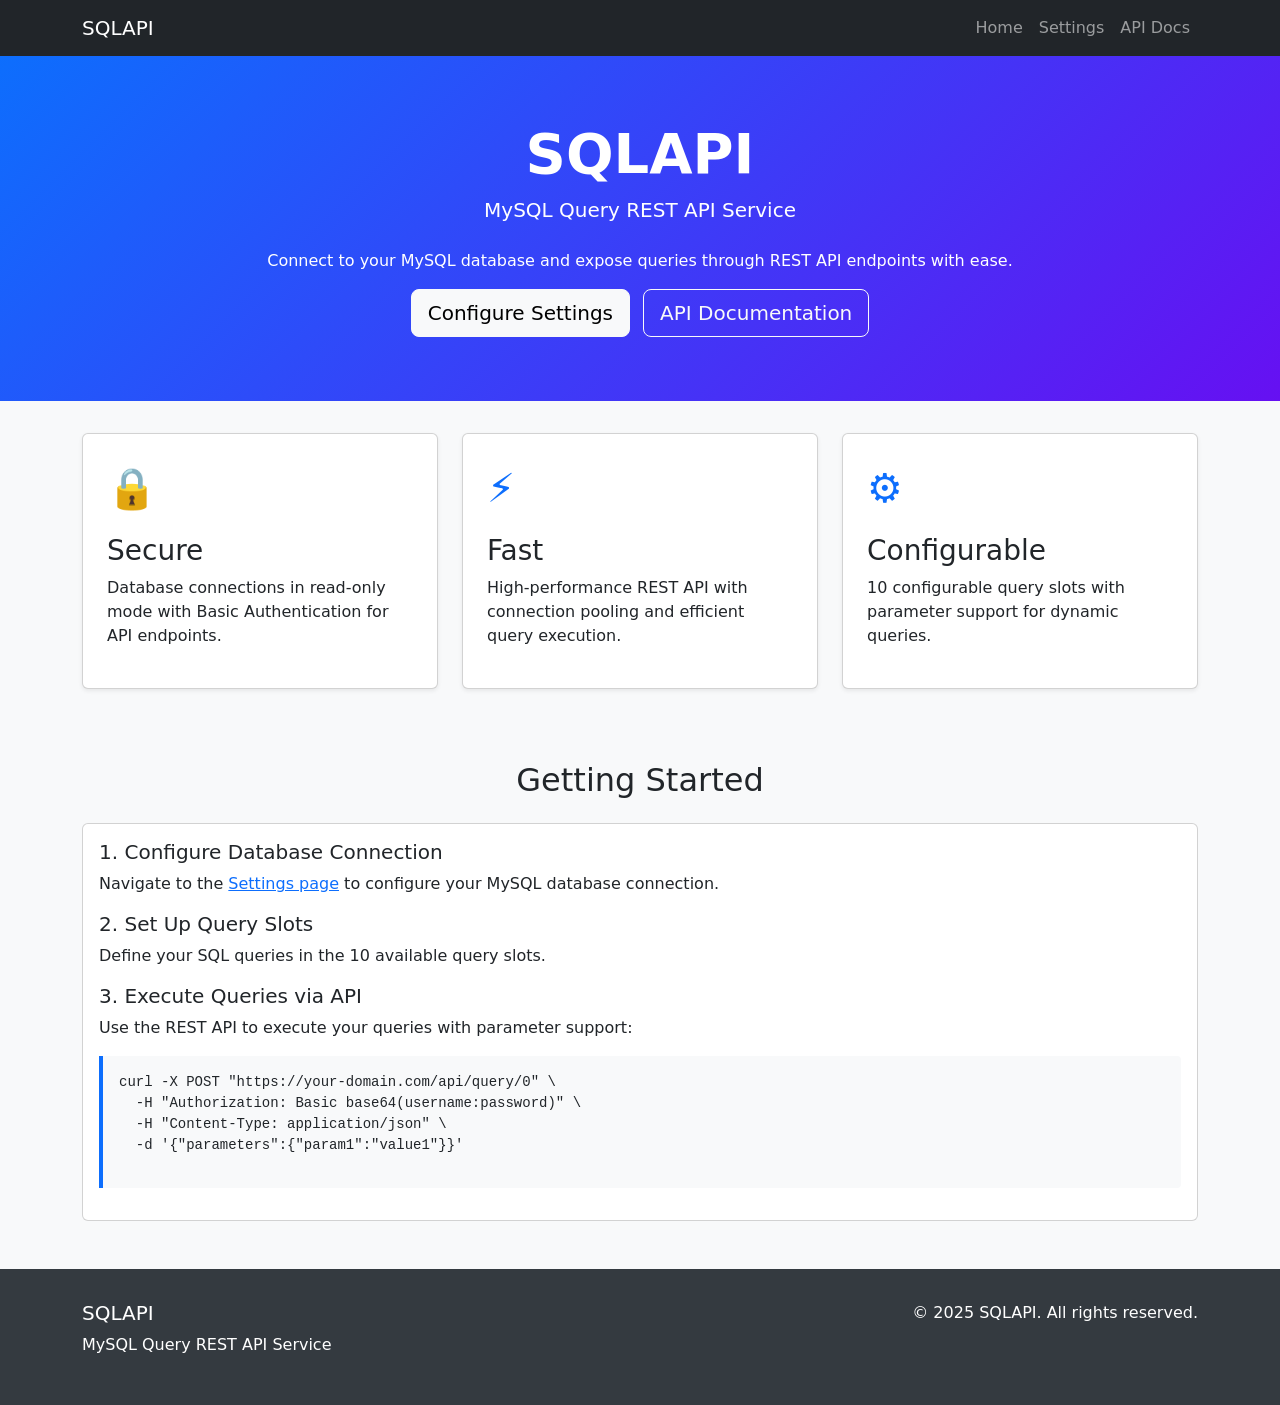
<file: wwwroot/index.html>
<!DOCTYPE html>
<html lang="en">
<head>
    <meta charset="UTF-8">
    <meta name="viewport" content="width=device-width, initial-scale=1.0">
    <title>SQLAPI - MySQL Query REST API Service</title>
    <link rel="stylesheet" href="https://cdn.jsdelivr.net/npm/bootstrap@5.3.0/dist/css/bootstrap.min.css">
    <style>
        body {
            background-color: #f8f9fa;
        }
        .hero {
            background: linear-gradient(135deg, #0d6efd, #6610f2);
            color: white;
            padding: 4rem 0;
            margin-bottom: 2rem;
        }
        .feature-card {
            transition: transform 0.3s;
            height: 100%;
        }
        .feature-card:hover {
            transform: translateY(-5px);
        }
        .feature-icon {
            font-size: 2.5rem;
            margin-bottom: 1rem;
            color: #0d6efd;
        }
        .code-block {
            background-color: #f8f9fa;
            border-left: 4px solid #0d6efd;
            padding: 1rem;
            margin: 1rem 0;
            border-radius: 0 4px 4px 0;
        }
        footer {
            background-color: #343a40;
            color: #fff;
            padding: 2rem 0;
            margin-top: 2rem;
        }
    </style>
</head>
<body>
    <!-- Navigation -->
    <nav class="navbar navbar-expand-lg navbar-dark bg-dark">
        <div class="container">
            <a class="navbar-brand" href="#">SQLAPI</a>
            <button class="navbar-toggler" type="button" data-bs-toggle="collapse" data-bs-target="#navbarNav">
                <span class="navbar-toggler-icon"></span>
            </button>
            <div class="collapse navbar-collapse" id="navbarNav">
                <ul class="navbar-nav ms-auto">
                    <li class="nav-item">
                        <a class="nav-link" href="/">Home</a>
                    </li>
                    <li class="nav-item">
                        <a class="nav-link" href="/settings.html">Settings</a>
                    </li>
                    <li class="nav-item">
                        <a class="nav-link" href="/swagger">API Docs</a>
                    </li>
                </ul>
            </div>
        </div>
    </nav>

    <!-- Hero Section -->
    <section class="hero">
        <div class="container text-center">
            <h1 class="display-4 fw-bold">SQLAPI</h1>
            <p class="lead">MySQL Query REST API Service</p>
            <p class="mt-4">Connect to your MySQL database and expose queries through REST API endpoints with ease.</p>
            <a href="/settings.html" class="btn btn-light btn-lg me-2">Configure Settings</a>
            <a href="/swagger" class="btn btn-outline-light btn-lg">API Documentation</a>
        </div>
    </section>

    <!-- Features Section -->
    <section class="container mb-5">
        <div class="row">
            <div class="col-md-4 mb-4">
                <div class="card feature-card shadow-sm p-4">
                    <div class="feature-icon">🔒</div>
                    <h3>Secure</h3>
                    <p>Database connections in read-only mode with Basic Authentication for API endpoints.</p>
                </div>
            </div>
            <div class="col-md-4 mb-4">
                <div class="card feature-card shadow-sm p-4">
                    <div class="feature-icon">⚡</div>
                    <h3>Fast</h3>
                    <p>High-performance REST API with connection pooling and efficient query execution.</p>
                </div>
            </div>
            <div class="col-md-4 mb-4">
                <div class="card feature-card shadow-sm p-4">
                    <div class="feature-icon">⚙️</div>
                    <h3>Configurable</h3>
                    <p>10 configurable query slots with parameter support for dynamic queries.</p>
                </div>
            </div>
        </div>
    </section>

    <!-- API Usage Section -->
    <section class="container mb-5">
        <div class="row">
            <div class="col-md-12">
                <h2 class="text-center mb-4">Getting Started</h2>
                <div class="card">
                    <div class="card-body">
                        <h5 class="card-title">1. Configure Database Connection</h5>
                        <p>Navigate to the <a href="/settings.html">Settings page</a> to configure your MySQL database connection.</p>
                        
                        <h5 class="card-title">2. Set Up Query Slots</h5>
                        <p>Define your SQL queries in the 10 available query slots.</p>
                        
                        <h5 class="card-title">3. Execute Queries via API</h5>
                        <p>Use the REST API to execute your queries with parameter support:</p>
                        <div class="code-block">
                            <pre>curl -X POST "https://your-domain.com/api/query/0" \
  -H "Authorization: Basic base64(username:password)" \
  -H "Content-Type: application/json" \
  -d '{"parameters":{"param1":"value1"}}'</pre>
                        </div>
                    </div>
                </div>
            </div>
        </div>
    </section>

    <!-- Footer -->
    <footer>
        <div class="container">
            <div class="row">
                <div class="col-md-6">
                    <h5>SQLAPI</h5>
                    <p>MySQL Query REST API Service</p>
                </div>
                <div class="col-md-6 text-md-end">
                    <p>&copy; 2025 SQLAPI. All rights reserved.</p>
                </div>
            </div>
        </div>
    </footer>

    <script src="https://cdn.jsdelivr.net/npm/bootstrap@5.3.0/dist/js/bootstrap.bundle.min.js"></script>
</body>
</html>
</file>
